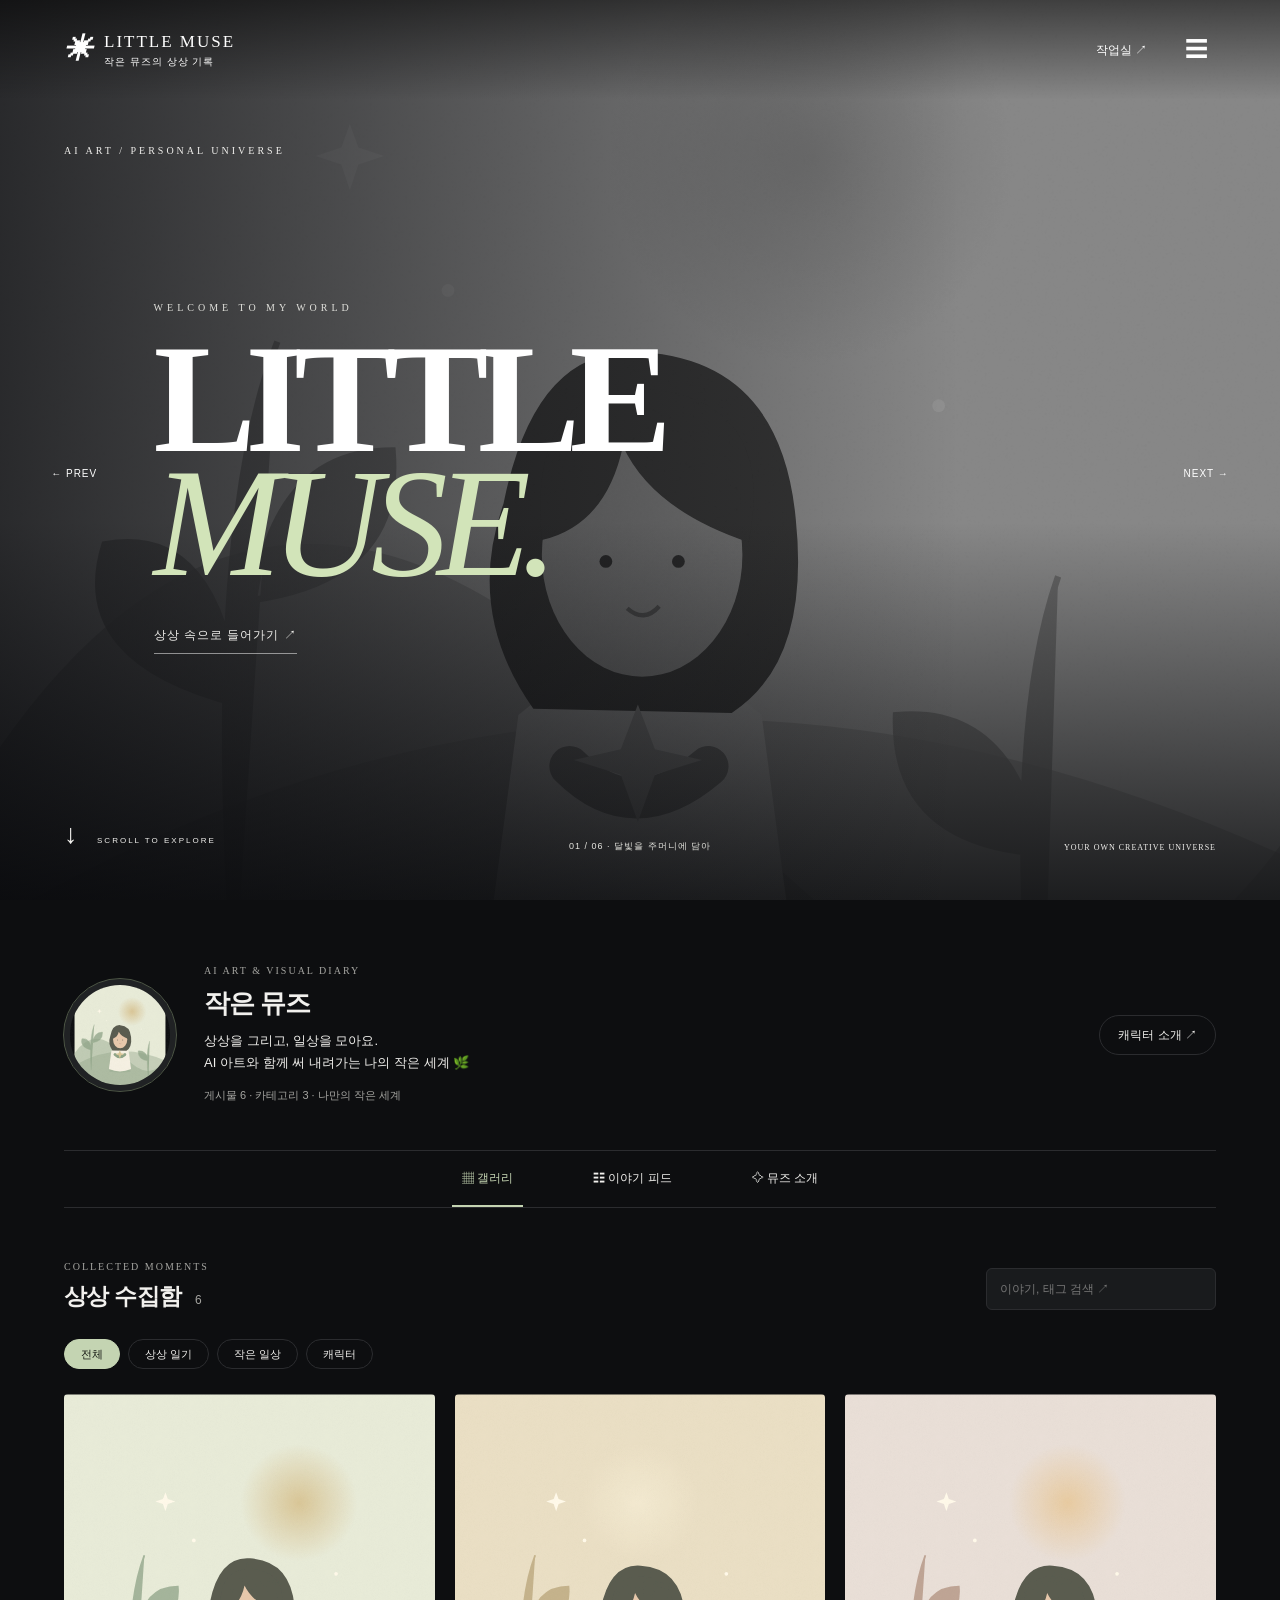
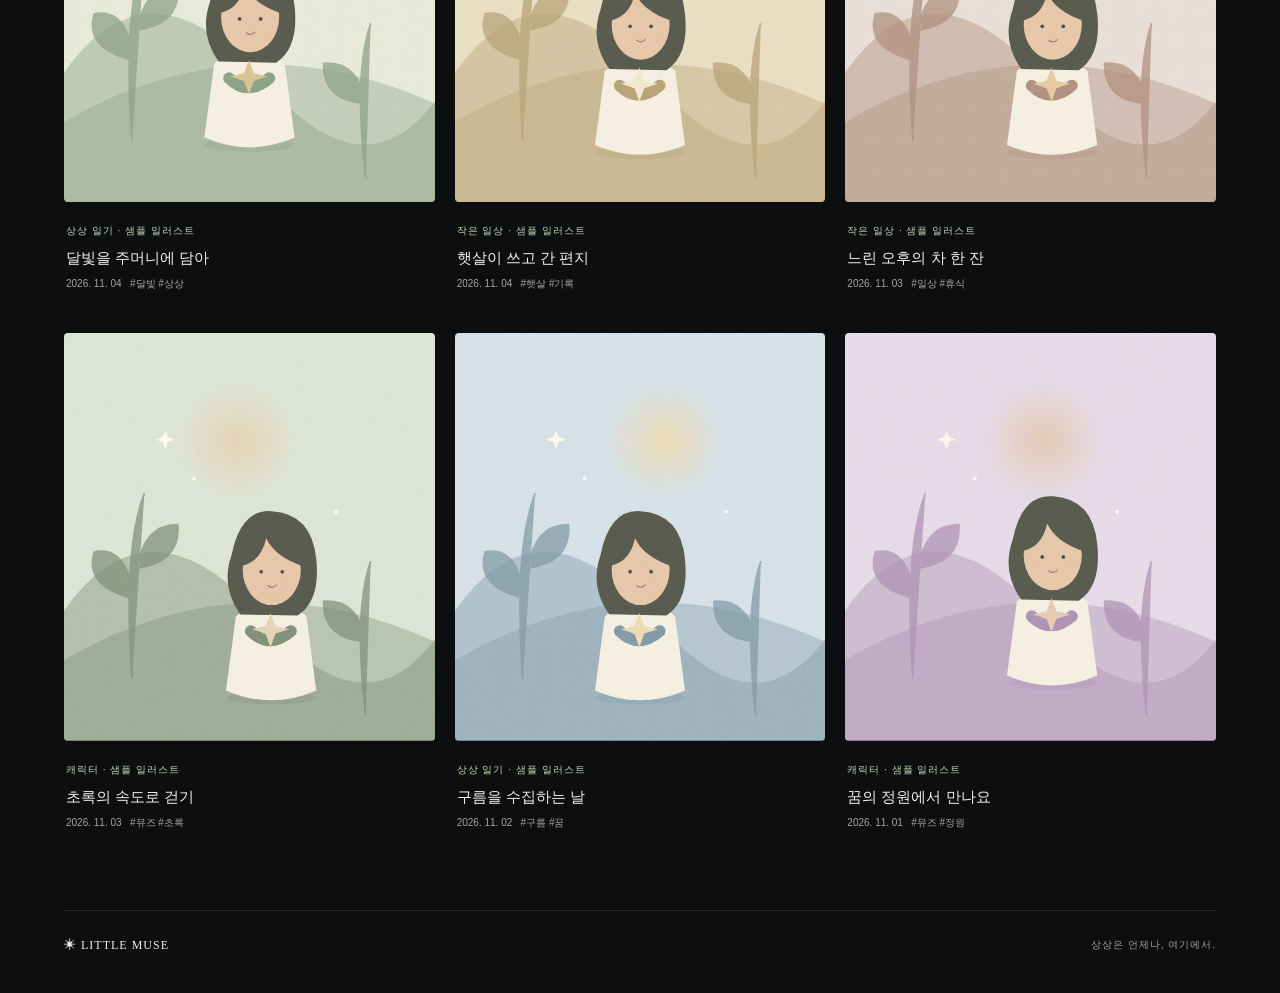
<file: index.html>
<!doctype html><html lang="ko"><head><meta charset="utf-8"><meta name="viewport" content="width=device-width,initial-scale=1"><meta name="description" content="작은 뮤즈 — 상상을 모으는 AI 아트와 이야기"><title>작은 뮤즈 · LITTLE MUSE</title><link rel="stylesheet" href="style.css?v=stage-2"><script src="app.js?v=stage-2" defer></script></head><body><header><a href="#" class="brand">✳ <span>LITTLE MUSE<small>작은 뮤즈의 상상 기록</small></span></a><div class="header-actions"><a class="manage" href="admin.html">작업실 ↗</a><button id="menuOpen" aria-label="전체 메뉴 열기" aria-haspopup="dialog">☰</button></div></header><main><section class="cover stage" aria-label="메인 이미지 쇼케이스"><img id="heroImage" class="hero-image" src="assets/muse.svg" alt="대표 이미지"><div class="hero-shade"></div><span class="hero-kicker">AI ART / PERSONAL UNIVERSE</span><div class="hero-title"><div class="eyebrow">WELCOME TO MY WORLD</div><p>LITTLE<br><em>MUSE.</em></p><a id="heroLink" href="#collection">상상 속으로 들어가기 ↗</a></div><button class="hero-prev" id="heroPrev" aria-label="이전 메인 이미지">← PREV</button><button class="hero-next" id="heroNext" aria-label="다음 메인 이미지">NEXT →</button><a class="hero-scroll" href="#collection" aria-label="갤러리로 내려가기">↓ <span>SCROLL TO EXPLORE</span></a><div class="hero-index"><span id="heroCounter">01 / 01</span><span> · </span><span id="heroCaption">VISUAL ARCHIVE</span></div><small>YOUR OWN CREATIVE UNIVERSE</small></section><section class="profile"><img id="avatar" src="assets/muse.svg" alt="대표 캐릭터 뮤즈"><div><div class="eyebrow">AI ART & VISUAL DIARY</div><h1 id="name">작은 뮤즈</h1><p id="bio"></p><div class="stats" id="stats"></div></div><a class="pill" href="#about">캐릭터 소개 ↗</a></section><nav aria-label="메인 메뉴"><a href="#" data-tab="gallery">▦ 갤러리</a><a href="#feed" data-tab="feed">☷ 이야기 피드</a><a href="#about" data-tab="about">✧ 뮤즈 소개</a></nav><section id="about" hidden class="about"><div class="eyebrow">MEET YOUR LITTLE MUSE</div><h2>작은 상상에서 시작되는 세계</h2><p id="aboutText"></p><p>이곳의 첫 그림들은 사이트를 위한 샘플 일러스트예요.<br>작업실에서 나만의 AI 이미지와 이야기로 채워보세요.</p></section><section id="collection"><div class="section-head"><div><div class="eyebrow">COLLECTED MOMENTS</div><h2>상상 수집함 <span id="count"></span></h2></div><input id="search" type="search" aria-label="게시물 검색" placeholder="이야기, 태그 검색 ↗"></div><div id="categories" class="filters" aria-label="카테고리"></div><div id="posts" class="grid"></div><p id="empty" hidden>아직 모아둔 조각이 없어요. 다른 검색어를 입력해보세요.</p></section><footer>✳ LITTLE MUSE <span>상상은 언제나, 여기에서.</span></footer></main><dialog id="fullMenu" aria-labelledby="menuTitle"><div class="menu-top"><a href="#" class="brand">LITTLE MUSE</a><button id="menuClose" aria-label="전체 메뉴 닫기">✕</button></div><h2 id="menuTitle" class="eyebrow">EXPLORE THE UNIVERSE</h2><div class="menu-columns"><section><h3>ABOUT</h3><a href="#about">캐릭터 소개</a></section><section><h3>GALLERY</h3><a href="#collection">모든 이미지</a></section><section><h3>STORIES</h3><a href="#feed">이야기 피드</a></section><section><h3>STUDIO</h3><a href="admin.html">글쓰기 · 이미지 올리기 ↗</a></section></div><div class="menu-bottom">LITTLE MUSE <span>AI ART & VISUAL ARCHIVE</span></div></dialog><dialog id="detail"><button class="close" aria-label="상세 보기 닫기">✕</button><article id="detailBody"></article></dialog><p id="notice" role="status"></p></body></html>
</file>
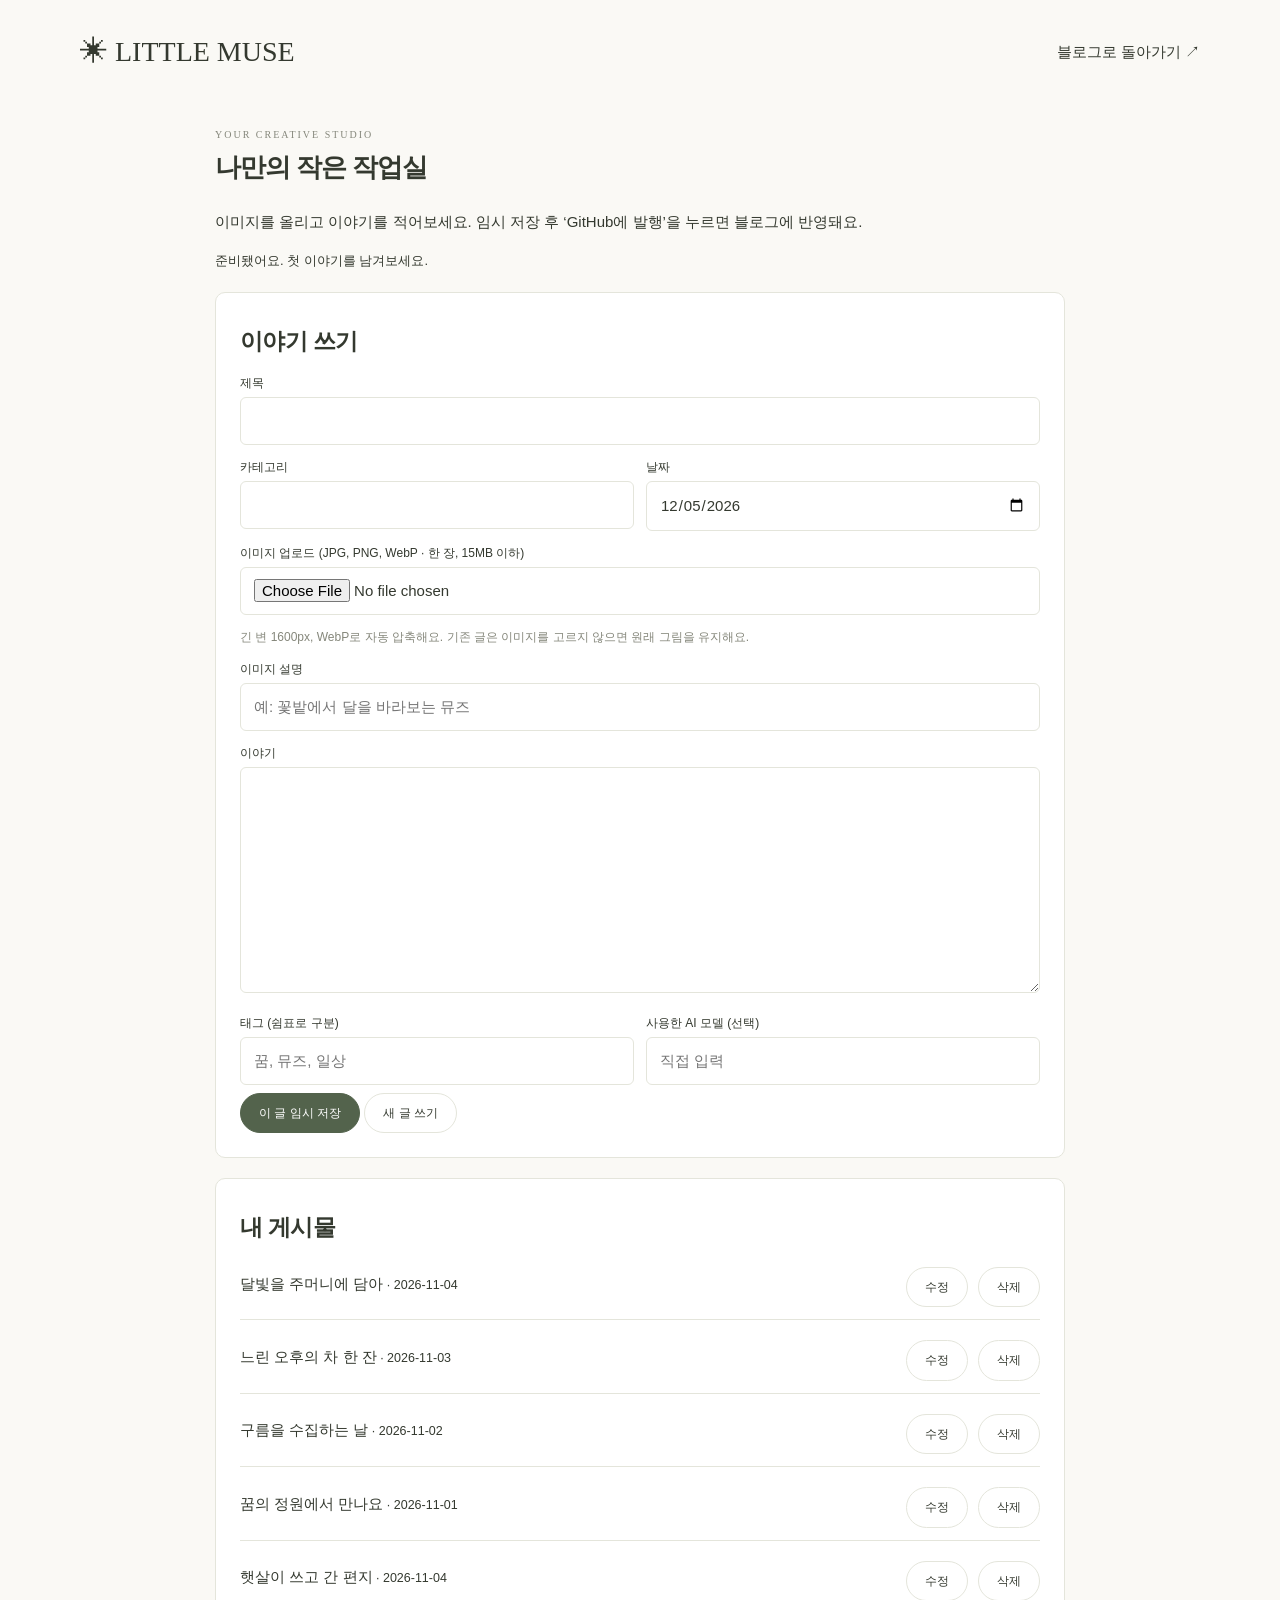
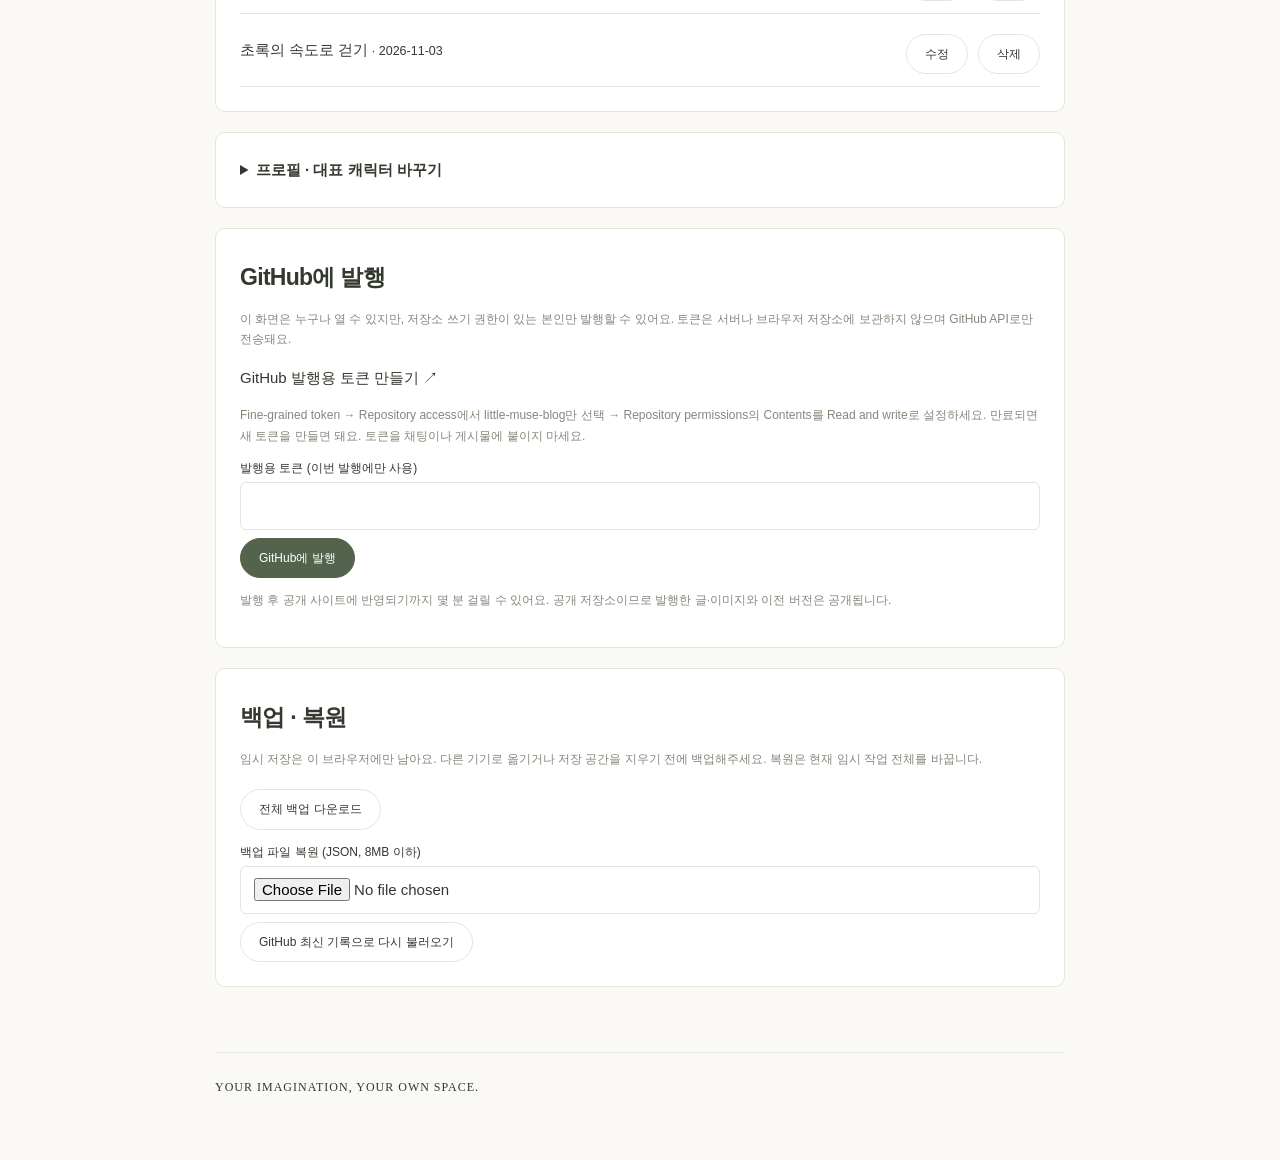
<file: admin.html>
<!doctype html><html lang="ko"><head><meta charset="utf-8"><meta name="viewport" content="width=device-width,initial-scale=1"><meta name="robots" content="noindex"><title>작업실 · 작은 뮤즈</title><link rel="stylesheet" href="style.css"><script src="admin.js" defer></script></head><body><header><a class="brand" href="index.html">✳ LITTLE MUSE</a><a href="index.html">블로그로 돌아가기 ↗</a></header><main class="admin"><div class="eyebrow">YOUR CREATIVE STUDIO</div><h1>나만의 작은 작업실</h1><p>이미지를 올리고 이야기를 적어보세요. 임시 저장 후 ‘GitHub에 발행’을 누르면 블로그에 반영돼요.</p><p class="status" id="status" role="status" aria-live="polite">기록 불러오는 중…</p><section class="panel"><h2>이야기 쓰기</h2><form id="editor"><input type="hidden" id="postId"><label for="title">제목</label><input id="title" required maxlength="120"><div class="row"><div><label for="category">카테고리</label><input id="category" required maxlength="40" list="categoryOptions"><datalist id="categoryOptions"></datalist></div><div><label for="date">날짜</label><input id="date" type="date" required></div></div><label for="image">이미지 업로드 (JPG, PNG, WebP · 한 장, 15MB 이하)</label><input id="image" type="file" accept="image/jpeg,image/png,image/webp"><p class="hint">긴 변 1600px, WebP로 자동 압축해요. 기존 글은 이미지를 고르지 않으면 원래 그림을 유지해요.</p><img id="imagePreview" class="admin-preview" alt="선택한 이미지 미리보기" hidden><label for="alt">이미지 설명</label><input id="alt" maxlength="300" placeholder="예: 꽃밭에서 달을 바라보는 뮤즈"><label for="body">이야기</label><textarea id="body" required maxlength="30000" rows="8"></textarea><div class="row"><div><label for="tags">태그 (쉼표로 구분)</label><input id="tags" placeholder="꿈, 뮤즈, 일상" maxlength="300"></div><div><label for="model">사용한 AI 모델 (선택)</label><input id="model" maxlength="80" placeholder="직접 입력"></div></div><button class="primary" type="submit">이 글 임시 저장</button> <button id="newPost" type="button">새 글 쓰기</button></form></section><section class="panel"><h2>내 게시물</h2><div class="admin-list" id="postList"></div></section><details class="panel"><summary>프로필 · 대표 캐릭터 바꾸기</summary><form id="profileForm"><label for="profileName">블로그 이름</label><input id="profileName" required maxlength="60"><label for="profileBio">한 줄 소개</label><input id="profileBio" maxlength="300"><label for="profileAbout">캐릭터 소개</label><textarea id="profileAbout" maxlength="5000"></textarea><label for="profileAvatar">대표 캐릭터 이미지</label><input id="profileAvatar" type="file" accept="image/jpeg,image/png,image/webp"><button type="submit">프로필 임시 저장</button></form></details><section class="panel"><h2>GitHub에 발행</h2><p class="hint">이 화면은 누구나 열 수 있지만, 저장소 쓰기 권한이 있는 본인만 발행할 수 있어요. 토큰은 서버나 브라우저 저장소에 보관하지 않으며 GitHub API로만 전송돼요.</p><p><a href="https://github.com/settings/personal-access-tokens/new" target="_blank" rel="noopener">GitHub 발행용 토큰 만들기 ↗</a></p><p class="hint">Fine-grained token → Repository access에서 little-muse-blog만 선택 → Repository permissions의 Contents를 Read and write로 설정하세요. 만료되면 새 토큰을 만들면 돼요. 토큰을 채팅이나 게시물에 붙이지 마세요.</p><form id="publishForm"><label for="token">발행용 토큰 (이번 발행에만 사용)</label><input id="token" type="password" required autocomplete="off" spellcheck="false"><button class="primary" type="submit" id="publish">GitHub에 발행</button></form><p class="hint">발행 후 공개 사이트에 반영되기까지 몇 분 걸릴 수 있어요. 공개 저장소이므로 발행한 글·이미지와 이전 버전은 공개됩니다.</p></section><section class="panel"><h2>백업 · 복원</h2><p class="hint">임시 저장은 이 브라우저에만 남아요. 다른 기기로 옮기거나 저장 공간을 지우기 전에 백업해주세요. 복원은 현재 임시 작업 전체를 바꿉니다.</p><button id="backup">전체 백업 다운로드</button><label for="restore">백업 파일 복원 (JSON, 8MB 이하)</label><input type="file" id="restore" accept="application/json,.json"><button id="reload">GitHub 최신 기록으로 다시 불러오기</button></section><footer>YOUR IMAGINATION, YOUR OWN SPACE.</footer></main></body></html>
</file>
<file: style.css>
:root{--ink:#34392f;--muted:#85877b;--paper:#faf9f5;--line:#e4e5db;--green:#53634c;--accent:#dee6cf}*{box-sizing:border-box}body{margin:0;background:var(--paper);color:var(--ink);font:15px/1.7 'Malgun Gothic',sans-serif}a{color:inherit;text-decoration:none}button,input,textarea,select{font:inherit}button,a,input,textarea,select{outline-offset:5px}button{cursor:pointer}header{max-width:1200px;margin:auto;height:104px;display:flex;align-items:center;justify-content:space-between;padding:0 40px}.brand{display:flex;align-items:center;gap:12px;font:28px Georgia,serif}.brand span{font:17px Georgia,serif;letter-spacing:2px}.brand small{display:block;font:10px 'Malgun Gothic',sans-serif;letter-spacing:1px;margin-top:3px}.manage{font-size:12px}main{max-width:1120px;margin:auto}.cover{height:310px;border-radius:5px;background:#e8ecde;position:relative;overflow:hidden;padding:33px 48px;background-image:radial-gradient(ellipse at 83% 105%,#c1cbb2 0%,transparent 47%),radial-gradient(ellipse at 70% 0%,#f3f0d9,transparent 55%)}.cover:after{content:'';position:absolute;border:1px solid #89967770;border-radius:50%;width:400px;height:400px;right:3%;top:70px;transform:rotate(-25deg) scaleX(.65)}.cover>span,.cover small{font:10px Georgia,serif;letter-spacing:3px}.cover p{font-size:41px;line-height:1.45;margin:23px 0}.cover em{font-family:Georgia,'Malgun Gothic',serif;font-weight:300}.cover i{position:absolute;right:17%;top:10px;font-size:170px;font-style:normal;color:#718468;font-weight:100}.cover small{position:absolute;right:35px;bottom:25px;font-size:9px}.profile{display:flex;align-items:center;gap:28px;padding:35px 30px 40px}.profile>img{width:112px;height:112px;border-radius:50%;border:6px solid white;outline:1px solid #d7decb}.eyebrow{font:10px Georgia,serif;letter-spacing:2px;color:var(--muted)}h1{font-size:26px;letter-spacing:-1px;margin:5px 0}h2{font-size:23px;letter-spacing:-.7px;margin:5px 0 0}.profile p{font-size:13px;margin:4px 0 12px;white-space:pre-line}.profile .pill{margin-left:auto}.pill,button{border:1px solid var(--line);padding:9px 18px;border-radius:30px;background:transparent;color:var(--ink);font-size:12px}.pill:hover,button:hover{background:var(--accent)}.stats{font-size:11px;color:var(--muted)}nav{display:flex;border-top:1px solid var(--line);border-bottom:1px solid var(--line);justify-content:center;gap:60px}nav a{padding:17px 10px;font-size:12px;border-bottom:2px solid transparent}nav a.active{border-color:var(--green);color:var(--green)}.section-head{display:flex;justify-content:space-between;align-items:center;margin:38px 0 22px}h2 span{font-size:12px;color:var(--muted);font-weight:400;margin-left:8px}input,textarea,select{border:1px solid var(--line);border-radius:6px;padding:10px 13px;background:white;color:var(--ink);max-width:100%}#search{width:230px;background:transparent;font-size:12px}.filters{display:flex;gap:8px;flex-wrap:wrap;margin-bottom:25px}.filters button{padding:5px 16px;font-size:11px}.filters button.active{background:var(--green);border-color:var(--green);color:white}.grid{display:grid;grid-template-columns:repeat(3,1fr);gap:27px 20px}.card{border:0;padding:0;border-radius:0;text-align:left;background:none;font-size:15px;display:block;width:100%}.card:hover{background:none}.card .art{width:100%;aspect-ratio:1/1.1;object-fit:cover;border-radius:4px;display:block;transition:transform .3s}.card:hover .art{transform:translateY(-4px)}.card .meta{padding:14px 2px}.card .category{font-size:10px;color:var(--green);letter-spacing:1px}.card h3{font-size:15px;font-weight:500;margin:4px 0}.card .date{font-size:10px;color:var(--muted)}.card .excerpt{display:none}.grid.feed{grid-template-columns:1fr;max-width:760px;margin:auto}.feed .card{border-bottom:1px solid var(--line);padding-bottom:20px}.feed .art{aspect-ratio:1.4}.feed .excerpt{display:block;white-space:pre-line;font-size:14px}.about{padding:60px 20px;max-width:650px;margin:auto}.about p{white-space:pre-line}footer{border-top:1px solid var(--line);margin-top:65px;padding:27px 0 40px;font:12px Georgia,serif;letter-spacing:1px}footer span{float:right;font:10px 'Malgun Gothic',sans-serif;color:var(--muted)}dialog{border:0;border-radius:10px;background:var(--paper);padding:25px;width:min(840px,94vw);max-height:90vh;color:var(--ink)}dialog::backdrop{background:#23291f99;backdrop-filter:blur(5px)}.close{float:right;margin-bottom:15px}.detail-art{width:100%;max-height:65vh;object-fit:contain;border-radius:4px}.body-text{white-space:pre-wrap;overflow-wrap:anywhere}#detailBody{clear:both}#detailBody h2{margin:18px 0}#detailBody .tags{font-size:12px;color:var(--green)}#notice{position:fixed;bottom:20px;left:50%;transform:translateX(-50%);background:var(--green);color:white;padding:10px 22px;border-radius:20px;font-size:13px;display:none}.admin{max-width:900px;padding:25px}.admin h1{margin-bottom:20px}.panel{background:white;border:1px solid var(--line);border-radius:10px;padding:24px;margin:20px 0}.panel summary{cursor:pointer;font-weight:bold}.admin label{display:block;font-size:12px;margin:12px 0 4px}.admin input:not([type=checkbox]),.admin textarea{width:100%}.admin textarea{min-height:150px}.admin .row{display:flex;gap:12px;flex-wrap:wrap}.admin .row>*{flex:1}.primary{background:var(--green);color:white;border-color:var(--green)}.admin .hint{font-size:12px;color:var(--muted)}.admin-list>div{display:flex;align-items:center;gap:10px;border-bottom:1px solid var(--line);padding:12px 0}.admin-list span{flex:1}.admin-preview{max-height:180px;max-width:100%;margin-top:10px}.status{white-space:pre-line;font-size:13px}.admin button{margin-top:8px}button:disabled{opacity:.5;cursor:wait}[hidden]{display:none!important}@media(min-width:1500px){main{max-width:1200px}.cover{height:330px}}@media(max-width:760px){header{height:78px;padding:0 20px}main{padding:0 18px}.cover{height:240px;padding:25px}.cover p{font-size:30px}.cover i{font-size:110px;right:6%;top:35px}.cover:after{right:-120px}.cover small{font-size:7px;right:15px}.profile{padding:25px 0;gap:16px;flex-wrap:wrap}.profile>img{width:80px;height:80px}.profile h1{font-size:22px}.profile .pill{margin-left:96px;margin-top:-10px}nav{gap:12px;justify-content:space-around}nav a{font-size:11px}.section-head{gap:14px;align-items:flex-start;flex-direction:column;margin-top:28px}#search{width:100%}.grid{grid-template-columns:repeat(2,minmax(0,1fr));gap:20px 12px}.card h3{font-size:13px}.card .art{aspect-ratio:1}.card .meta{padding-top:9px}.eyebrow{font-size:9px}.admin{padding:15px}.panel{padding:18px}.brand span{font-size:14px}footer span{float:none;display:block;margin-top:10px}}@media(prefers-reduced-motion:reduce){*{transition:none!important}}

/* Public blog: dark main theme; studio retains its light editing surface. */
body:has(#collection){color-scheme:dark;--ink:#f1f0ed;--muted:#a5a5a1;--paper:#101112;--line:#303234;--green:#c4d4b2;--accent:#292f27}
body:has(#collection) .cover{background:#191b1d;background-image:radial-gradient(ellipse at 83% 105%,#30372f 0%,transparent 55%),radial-gradient(ellipse at 70% 0%,#24262a,transparent 65%);border:1px solid #323639}
body:has(#collection) .cover:after{border-color:#91a18340}
body:has(#collection) .cover i{color:#8f9f83}
body:has(#collection) .profile>img{border-color:#202224;outline-color:#4c5545}
body:has(#collection) input{background:#191b1d;color:var(--ink)}
body:has(#collection) .filters button.active{color:#121510}
body:has(#collection) dialog{border:1px solid var(--line)}

/* Full-screen image showcase */
body:has(#collection){--paper:#0d0e10;--line:#2b2c2f}
body:has(#collection)>header{position:absolute;z-index:5;top:0;left:0;max-width:none;width:100%;height:100px;padding:0 5vw;background:linear-gradient(#0008,transparent);color:#fff}
body:has(#collection)>header .brand{font-style:italic;font-weight:bold}
body:has(#collection)>main{max-width:none;padding:0}
.header-actions{display:flex;align-items:center;gap:30px}
#menuOpen{border:0;border-radius:0;font-size:23px;padding:8px;background:none;color:#fff}
body:has(#collection) .stage{height:100svh;min-height:600px;width:100%;border:0;border-radius:0;padding:0;background:#111;isolation:isolate}
.stage .hero-image{position:absolute;width:100%;height:100%;inset:0;object-fit:cover;object-position:center 42%;filter:grayscale(1) brightness(.58);z-index:-3}
.stage .hero-shade{position:absolute;inset:0;background:linear-gradient(90deg,#050609b8,transparent 75%),linear-gradient(0deg,#0d0e10d9,transparent 42%);z-index:-2}
body:has(#collection) .stage:after{display:none}
.stage .hero-kicker{position:absolute;left:5vw;top:145px;letter-spacing:3px;font-size:10px}
.stage .hero-title{position:absolute;left:12vw;top:50%;transform:translateY(-42%)}
.stage .hero-title .eyebrow{color:#e0e0db;letter-spacing:4px;font-size:10px}
.stage .hero-title p{font:bold clamp(80px,12vw,190px)/.81 Georgia,serif;margin:24px 0 35px;letter-spacing:-.07em;color:white}
.stage .hero-title em{font:italic 1em/.81 Georgia,serif;color:#d2e4b9}
.stage .hero-title>a{display:inline-block;font-size:12px;letter-spacing:1px;border-bottom:1px solid #ffffff80;padding-bottom:8px}
.stage .hero-prev,.stage .hero-next{position:absolute;top:50%;border:0;border-radius:0;padding:15px 0;background:transparent;color:white;font-size:10px;letter-spacing:1px}
.stage .hero-prev{left:4vw}.stage .hero-next{right:4vw}
.stage .hero-scroll{position:absolute;bottom:42px;left:5vw;font-size:27px}.hero-scroll span{font-size:8px;letter-spacing:2px;margin-left:12px}
.stage .hero-index{position:absolute;left:50%;transform:translateX(-50%);bottom:46px;text-align:center;font-size:9px;letter-spacing:1px;max-width:35%;color:#e6e6e0}
.stage small{bottom:48px;right:5vw;font-size:8px;letter-spacing:1px}
body:has(#collection) .profile,body:has(#collection) main>nav,body:has(#collection) #collection,body:has(#collection) main>footer{max-width:1200px;width:calc(100% - 10vw);margin-left:auto;margin-right:auto}
body:has(#collection) .profile{padding:65px 0 45px}
body:has(#collection) #collection{padding-top:15px;scroll-margin-top:25px}
body:has(#collection) main>footer{margin-top:65px}
#fullMenu{width:100vw;max-width:100vw;height:100svh;max-height:100svh;margin:0;border:0;border-radius:0;padding:35px 5vw;background:#0b0c0e;color:#f6f6f4}
#fullMenu::backdrop{background:#0b0c0e}
.menu-top{display:flex;align-items:center;justify-content:space-between}.menu-top .brand{font:italic bold 23px Georgia,serif}.menu-top button{border:0;font-size:20px;color:#fff}
#menuTitle{margin-top:70px;color:#92938f}.menu-columns{display:grid;grid-template-columns:repeat(4,1fr);gap:35px;margin-top:35px}.menu-columns h3{font-size:28px;border-bottom:1px solid #343536;padding-bottom:20px;margin:0 0 25px}.menu-columns a{font-size:13px;color:#bdbfbc}.menu-columns a:hover{color:#d2e4b9}.menu-bottom{position:absolute;bottom:45px;left:5vw;right:5vw;border-top:1px solid #343536;padding-top:25px;font-size:16px}.menu-bottom span{float:right;font-size:9px;color:#999;letter-spacing:2px}
@media(max-width:760px){body:has(#collection)>header{height:78px;padding:0 6vw}.header-actions{gap:12px}.brand small{display:none}.stage .hero-kicker{top:115px;left:7vw;font-size:8px}.stage .hero-title{left:13vw;top:49%}.stage .hero-title p{font-size:clamp(76px,19vw,145px);margin:22px 0 28px}.stage .hero-title .eyebrow{font-size:8px;letter-spacing:2px}.stage .hero-image{object-position:58% center}.stage .hero-prev,.stage .hero-next{top:72%;font-size:9px}.stage .hero-prev{left:7vw}.stage .hero-next{right:7vw}.stage .hero-scroll{bottom:30px;left:7vw}.hero-scroll span{display:none}.stage .hero-index{bottom:40px;max-width:60%;font-size:8px}.stage small{display:none}body:has(#collection) .profile{padding:35px 0}.menu-columns{grid-template-columns:1fr 1fr;gap:40px 25px}.menu-columns h3{font-size:21px;margin-bottom:14px;padding-bottom:12px}.menu-columns a{font-size:11px}#menuTitle{margin-top:60px}.menu-bottom span{display:block;float:none;margin-top:8px}}
</file>
